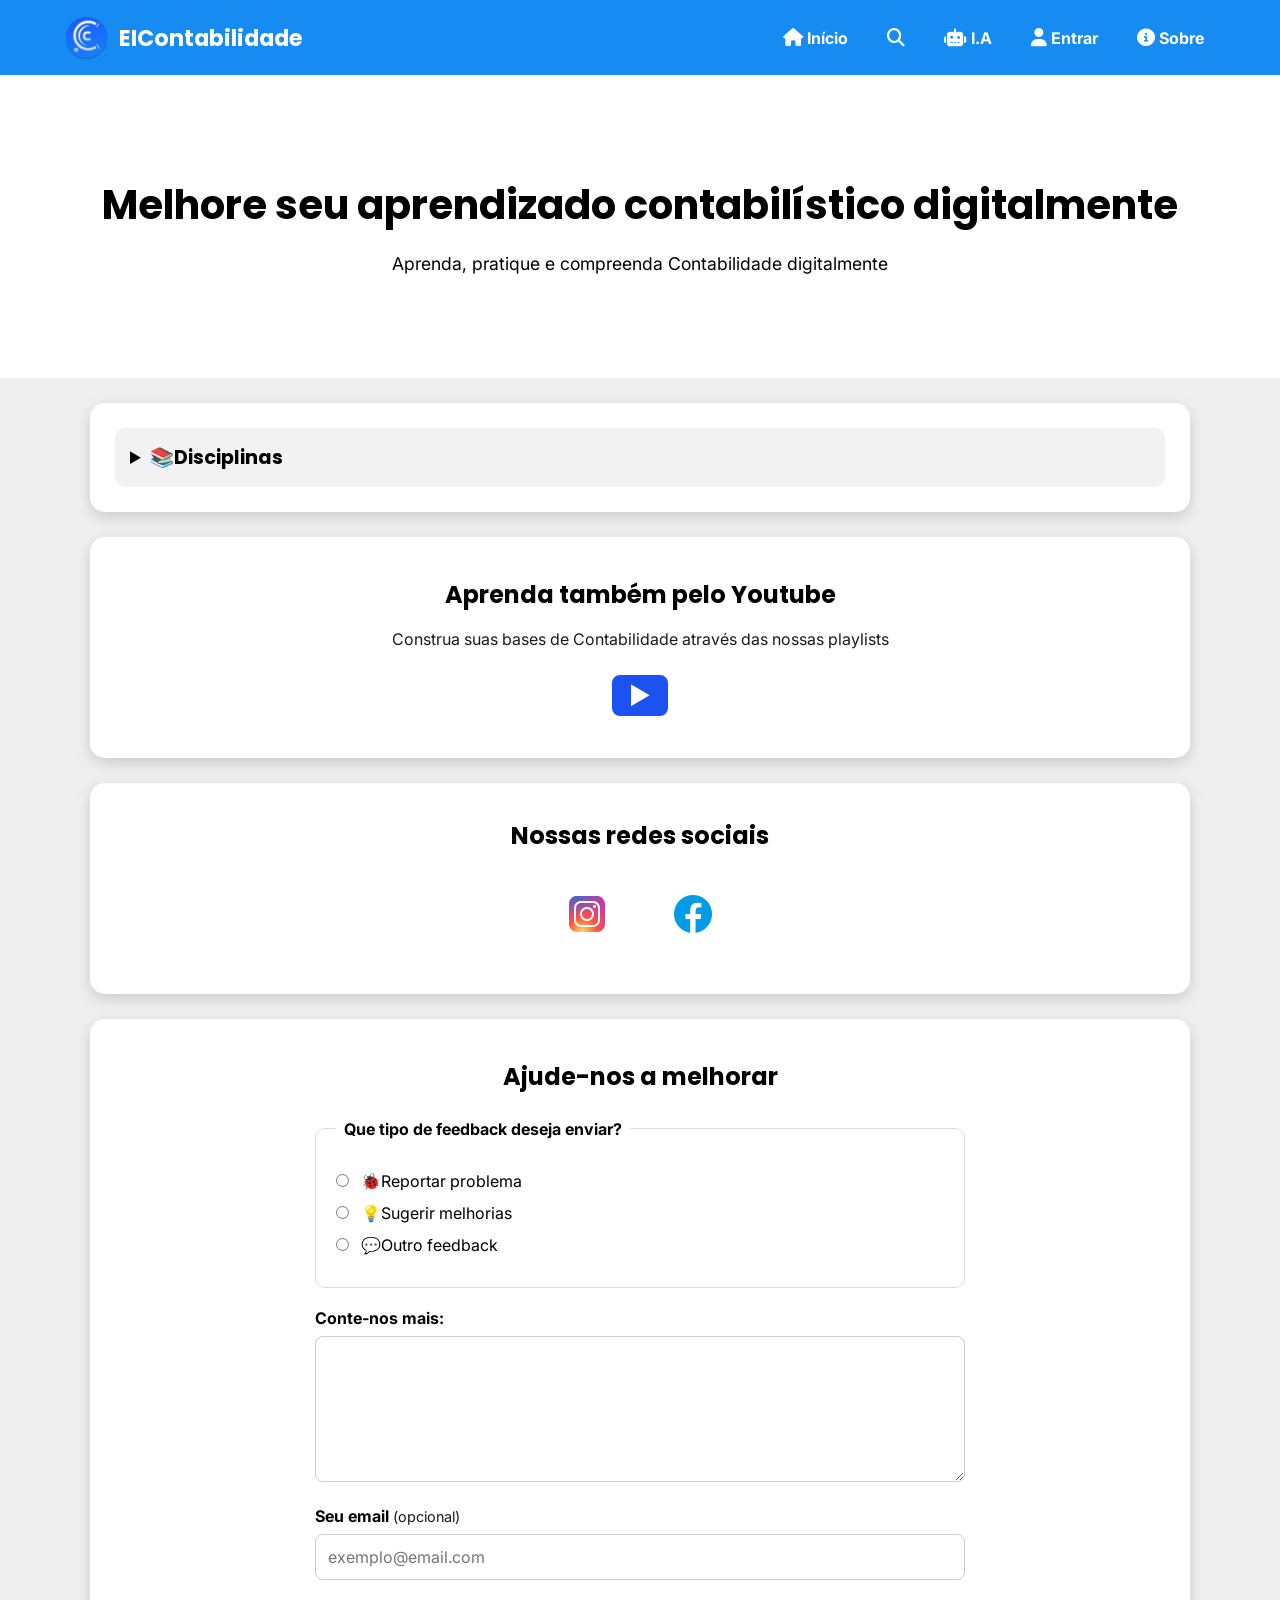
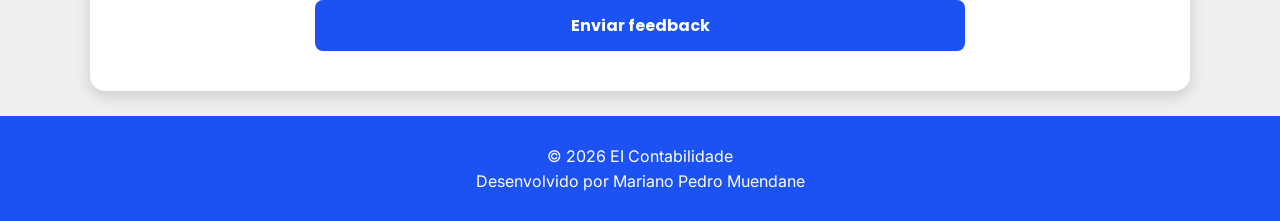
<file: index.html>
<!DOCTYPE html>
<html lang="pt-br">
<head>
    <meta charset="UTF-8">
    <meta name="viewport" content="width=device-width, initial-scale=1.0">
    <title> EIContabilidade </title>

    <link rel="shortcut icon" href="imagens/eicontabilidade ico.ico" type="image/x-icon">

    <link rel="stylesheet" href="Estilos/style_eiContabilidade.css">

    <link rel="preconnect" href="https://fonts.googleapis.com">
    <link rel="preconnect" href="https://fonts.gstatic.com" crossorigin>

    <link href="https://fonts.googleapis.com/css2?family=Inter:wght@400;500;600;700&family=Poppins:wght@500;600;700&display=swap" rel="stylesheet">

    <link rel="stylesheet" href="https://cdnjs.cloudflare.com/ajax/libs/font-awesome/6.7.2/css/all.min.css">

    <!--🤖-->

</head>

<body>

    <header>

        <div class="logo">
            <img src="imagens/logo.png" alt="logo de eiContabilidade">
            <span>EIContabilidade</span>
        </div>
        
        <nav>

            <a href="index.html">
                <i class="fa-solid fa-house"></i>
                Início
            </a>

            <a href="#" class="menu-pc">
                <i class="fa-solid fa-magnifying-glass"></i>
            </a>

            <a href="#" class="menu-pc">
                <i class="fa-solid fa-robot"></i>
                I.A
            </a>

            <a href="#" class="menu-pc">
                <i class="fa-solid fa-user"></i>
                Entrar
            </a>

            <a href="../eiContabilidade/sobre_EI.html">
                <i class="fa-solid fa-circle-info"></i>
                Sobre
            </a>

            <button class="menu-mobile">
                <i class="fa-solid fa-bars"></i>
            </button>

        </nav>

    </header>

<main>

    <!-- Apresentacao -->
    <section class="hero">

        <h1>
            Melhore seu aprendizado contabilístico digitalmente
        </h1>

        <p>
            Aprenda, pratique e compreenda Contabilidade digitalmente
        </p>

    </section>

    <!-- Disciplina -->
    <section class="disciplinas">
        
        <details>
            <summary>
               📚Disciplinas
            </summary>

            <div class="lista-disciplinas">
                <a href="#">
                    Contabilidade Básica
                </a>

                <a href="#">
                    Contabilidade Financeira 1
                </a>

                <a href="#">
                    Contabilidade Financeira 2
                </a>

                <a href="#">
                    Contabilidade Financeira 3
                </a>

                <a href="#">
                    Contabilidade Financeira 4
                </a>

            </div>
        </details>
    </section>

    <!-- I.A -->
    <!-- <section class="ia">

        <h2>
            Conheça a nossa Inteligência Artificial
        </h2>

        <p>
            Tire suas dúvidas sobre Contabilidade 
            voltada para Moçambique
        </p>

        <a href="#" class="botao">
                →
            </a>

    </section>                                  -->

    <section class="youtube">

        <h2>
            Aprenda também pelo Youtube
        </h2>

        <p>
            Construa suas bases de Contabilidade
            através das nossas playlists
        </p>

        <a href="https://youtube.com/@marianomuendane3556?si=EqyE3jrWz97xzOHK" target="_blank">
            ▶
        </a>
    </section>

    <section class="redes">
        
        <h2>
            Nossas redes sociais
        </h2>

        <a href="https://www.instagram.com/eicontabilidade.co.mz?stkn=MTloOXQ5eGx3YmEzNg==" target="_blank">

            <img src="imagens/instagram.png" alt="instagram redes sociais">
        </a>

        <a href="https://www.facebook.com/people/EiContabilidade/100088155884831/?rdid=tNPbXjVTivehiS7b&share_url=https%3A%2F%2Fwww.facebook.com%2Fshare%2F19c3fmpHsP%2F" target="_blank">

            <img src="imagens/facebook.png" alt="facebook redes sociais">
        </a>

    </section>

    <section class="feedback">
        <h2> Ajude-nos a melhorar </h2>

        <form action="#" method="post">
                    
            <!-- Tipo de feedback -->
            <fieldset>
                
                <legend>Que tipo de feedback deseja enviar?</legend>

                <label>
                    <input type="radio"
                           name="tipo-feedback"
                           value="problema"
                           required >
                🐞Reportar problema
               </label>

               <label>
                    <input type="radio"
                           name="tipo-feedback"
                           value="💡Sugerir">
                💡Sugerir melhorias
               </label>
                 
               <label>
                    <input type="radio"
                           name="tipo-feedback"
                           value="💬Outro">
                           
                💬Outro feedback
               </label>
                
            </fieldset>
        
            <!-- Descrição -->
            <div class="campo">
                <label for="mensagem">
                    Conte-nos mais:
                </label>

                <textarea 
                    id="mensagemid"
                    name="mensagem"
                    rows="6"
                    placeholder="Escreva aqui o seu feedback"
                    required>
                </textarea>

            </div>

            <!-- Email -->
        <div class="campo">

            <label for="email">
                Seu email <span>(opcional)</span>
            </label>

            <input 
                type="email"
                id="email"
                name="email"
                placeholder="exemplo@email.com"
            >

        </div>
            
        <!-- Enviar -->
            <button type="submit">
                Enviar feedback
            </button>

        </form>
        
       </section>
</main>

    <footer>

        <p> © 2026 EI Contabilidade </p>
        <p> Desenvolvido por Mariano Pedro Muendane </p>

    </footer>

</body>
</file>
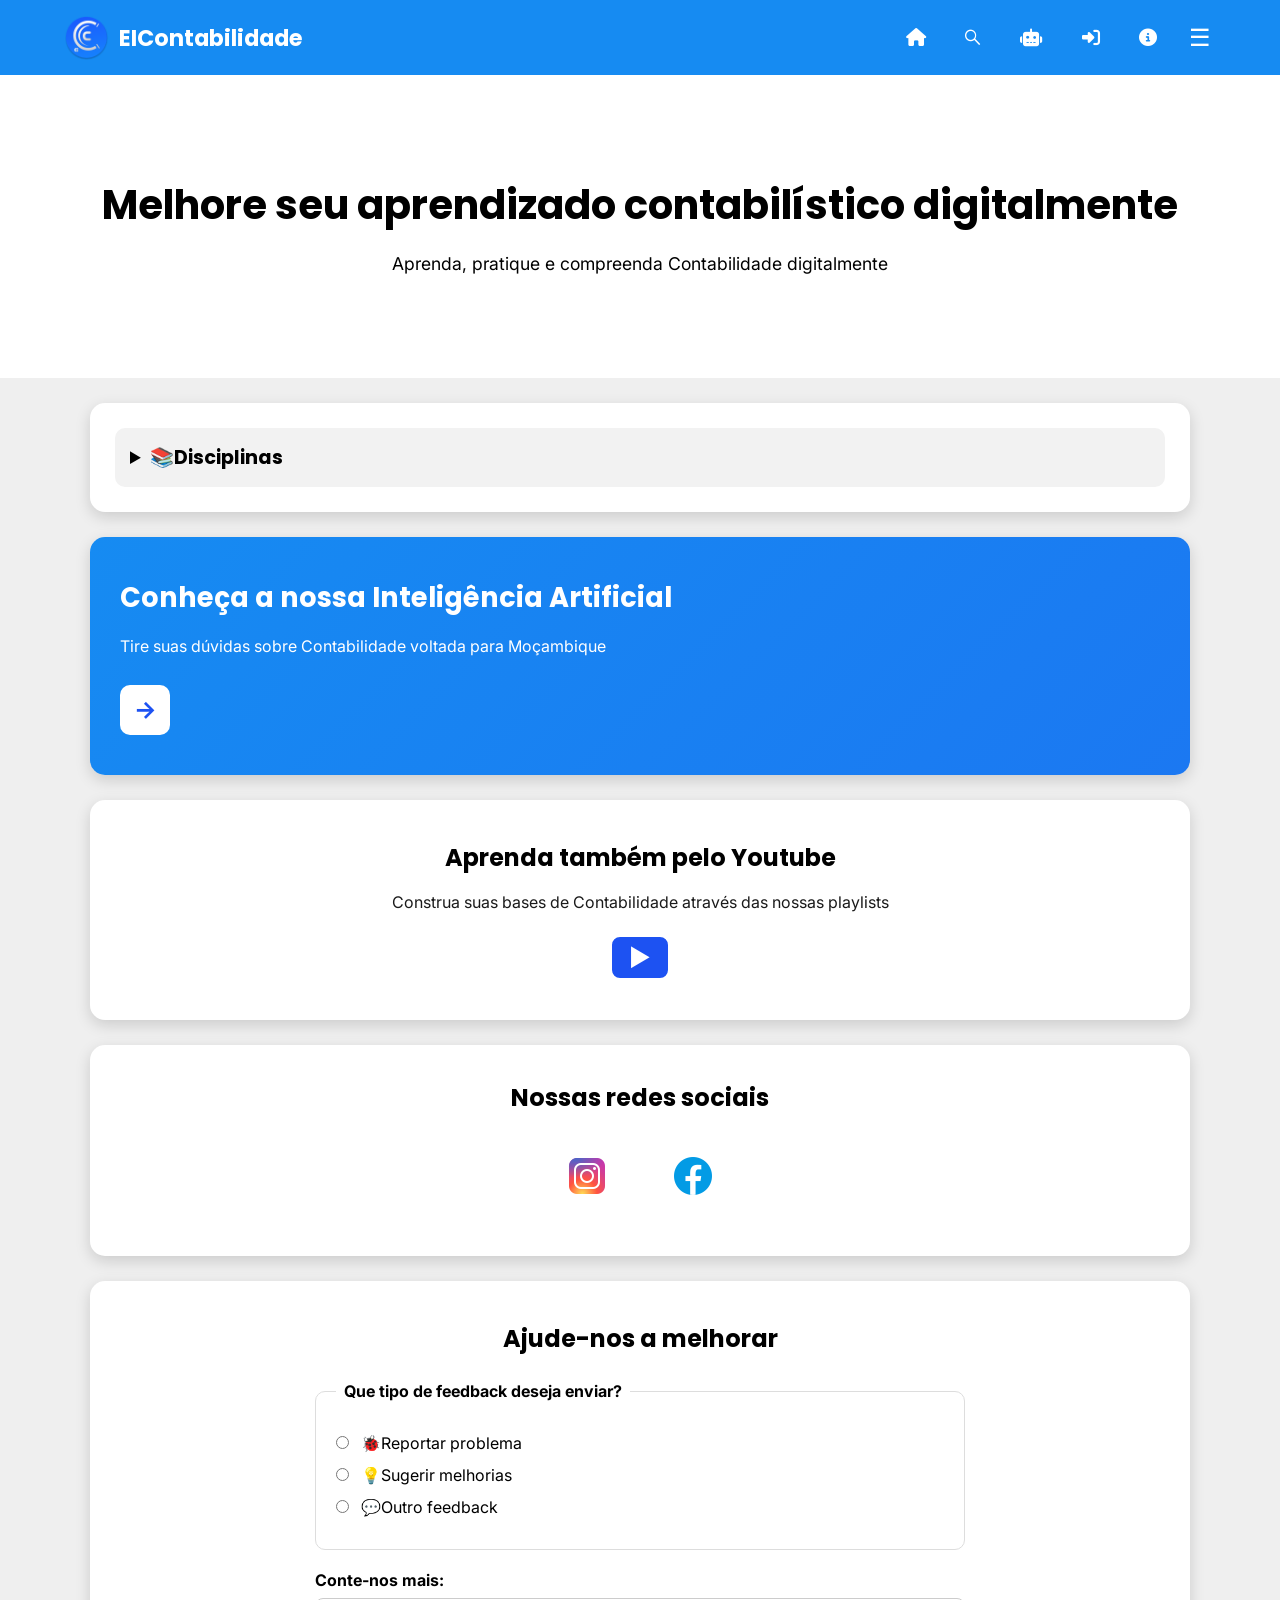
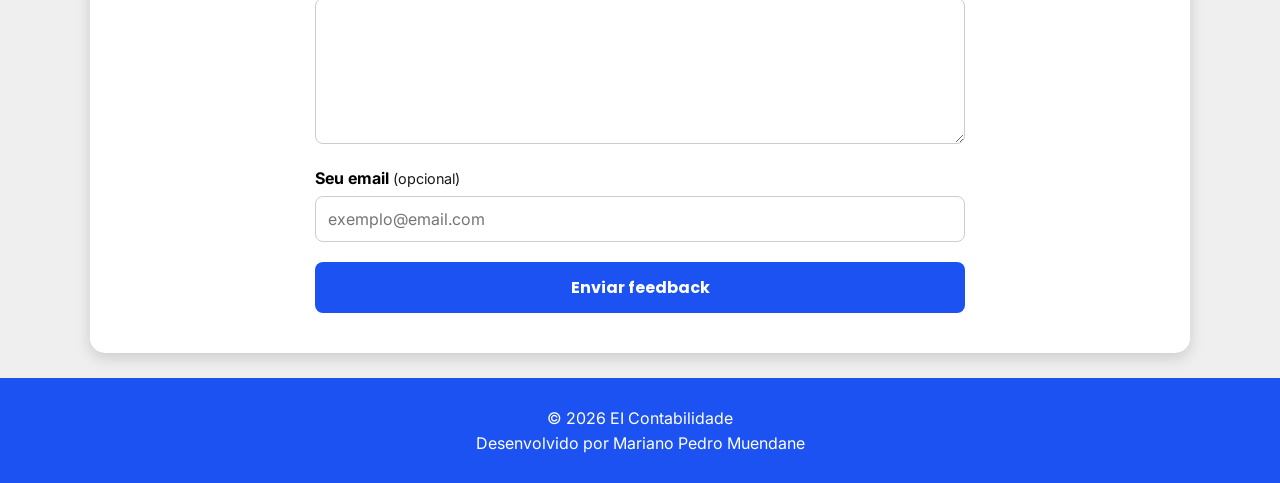
<file: Paginas/eiContabilidade.html>
<!DOCTYPE html>
<html lang="pt-br">
<head>
    <meta charset="UTF-8">
    <meta name="viewport" content="width=device-width, initial-scale=1.0">
    <title> EIContabilidade </title>

    <link rel="shortcut icon" href="../imagens/eicontabilidade ico.ico" type="image/x-icon">

    <link rel="stylesheet" href="../Estilos/style_eiContabilidade.css">

    <link rel="preconnect" href="https://fonts.googleapis.com">
    <link rel="preconnect" href="https://fonts.gstatic.com" crossorigin>

    <link href="https://fonts.googleapis.com/css2?family=Inter:wght@400;500;600;700&family=Poppins:wght@500;600;700&display=swap" rel="stylesheet">

    <link rel="stylesheet" href="https://cdnjs.cloudflare.com/ajax/libs/font-awesome/6.7.2/css/all.min.css">

    <!--🤖-->

</head>

<body>

    <header>

        <div class="logo">
            <img src="../imagens/logo.png" alt="logo de eiContabilidade">
            <span>EIContabilidade</span>
        </div>
        
        <nav>
            <a href="eiContabilidade.html"><i class="fa-solid fa-house"></i></a>
            <a href="#" class="menu-pc"><i class="fa-brands fa-sistrix"></i></a>
            <a href="#"><i class="fa-solid fa-robot"></i></a>
            <a href="#" class="menu-pc"><i class="fa-solid fa-right-to-bracket"></i></a>
            <a href="sobre_EI.html"><i class="fa-solid fa-circle-info"></i></a>

            <button>☰</button>
        </nav>

    </header>

<main>

    <!-- Apresentacao -->
    <section class="hero">

        <h1>
            Melhore seu aprendizado contabilístico digitalmente
        </h1>

        <p>
            Aprenda, pratique e compreenda Contabilidade digitalmente
        </p>

    </section>

    <!-- Disciplina -->
    <section class="disciplinas">
        
        <details>
            <summary>
               📚Disciplinas
            </summary>

            <div class="lista-disciplinas">
                <a href="#">
                    Contabilidade Básica
                </a>

                <a href="#">
                    Contabilidade Financeira 1
                </a>

                <a href="#">
                    Contabilidade Financeira 2
                </a>

                <a href="#">
                    Contabilidade Financeira 3
                </a>

                <a href="#">
                    Contabilidade Financeira 4
                </a>

            </div>
        </details>
    </section>

    <!-- I.A -->

    <section class="ia">

        <h2>
            Conheça a nossa Inteligência Artificial
        </h2>

        <p>
            Tire suas dúvidas sobre Contabilidade 
            voltada para Moçambique
        </p>

        <a href="#" class="botao">
                →
            </a>

    </section>

    <section class="youtube">

        <h2>
            Aprenda também pelo Youtube
        </h2>

        <p>
            Construa suas bases de Contabilidade
            através das nossas playlists
        </p>

        <a href="https://youtube.com/@marianomuendane3556?si=EqyE3jrWz97xzOHK" target="_blank">
            ▶
        </a>
    </section>

    <section class="redes">
        
        <h2>
            Nossas redes sociais
        </h2>

        <a href="https://www.instagram.com/eicontabilidade.co.mz?stkn=MTloOXQ5eGx3YmEzNg==" target="_blank">

            <img src="../imagens/instagram.png" alt="instagram redes sociais">
        </a>

        <a href="https://www.facebook.com/people/EiContabilidade/100088155884831/?rdid=tNPbXjVTivehiS7b&share_url=https%3A%2F%2Fwww.facebook.com%2Fshare%2F19c3fmpHsP%2F" target="_blank">

            <img src="../imagens/facebook.png" alt="facebook redes sociais">
        </a>

    </section>

    <section class="feedback">
        <h2> Ajude-nos a melhorar </h2>

        <form action="#" method="post">
                    
            <!-- Tipo de feedback -->
            <fieldset>
                
                <legend>Que tipo de feedback deseja enviar?</legend>

                <label>
                    <input type="radio"
                           name="tipo-feedback"
                           value="problema"
                           required >
                🐞Reportar problema
               </label>

               <label>
                    <input type="radio"
                           name="tipo-feedback"
                           value="💡Sugerir">
                💡Sugerir melhorias
               </label>
                 
               <label>
                    <input type="radio"
                           name="tipo-feedback"
                           value="💬Outro">
                           
                💬Outro feedback
               </label>
                
            </fieldset>
        
            <!-- Descrição -->
            <div class="campo">
                <label for="mensagem">
                    Conte-nos mais:
                </label>

                <textarea 
                    id="mensagemid"
                    name="mensagem"
                    rows="6"
                    placeholder="Escreva aqui o seu feedback"
                    required>
                </textarea>

            </div>

            <!-- Email -->
        <div class="campo">

            <label for="email">
                Seu email <span>(opcional)</span>
            </label>

            <input 
                type="email"
                id="email"
                name="email"
                placeholder="exemplo@email.com"
            >

        </div>
            
        <!-- Enviar -->
            <button type="submit">
                Enviar feedback
            </button>

        </form>
        
       </section>
</main>

    <footer>

        <p> © 2026 EI Contabilidade </p>
        <p> Desenvolvido por Mariano Pedro Muendane </p>

    </footer>

</body>
</file>
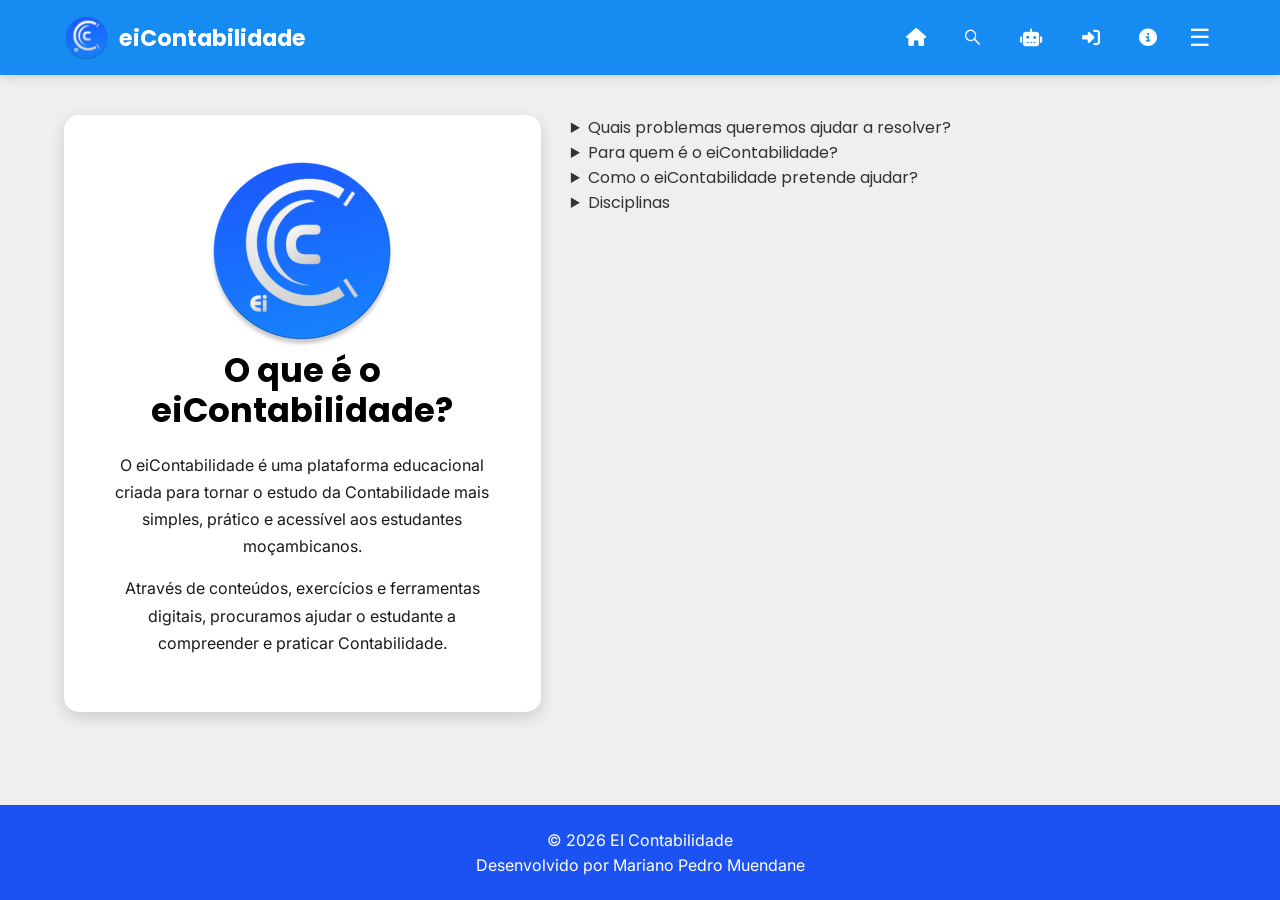
<file: Paginas/sobre_EI.html>
<!DOCTYPE html>
<html lang="pt-br">

<head>

    <meta charset="UTF-8">

    <meta name="viewport" content="width=device-width, initial-scale=1.0">

    <title>Sobre | eiContabilidade</title>

    <link rel="stylesheet" href="../Estilos/style_sobreEI.css">

    <link rel="preconnect" href="https://fonts.googleapis.com">
    <link rel="preconnect" href="https://fonts.gstatic.com" crossorigin>

    <link href="https://fonts.googleapis.com/css2?family=Inter:wght@400;500;600;700&family=Poppins:wght@500;600;700&display=swap" rel="stylesheet">

    <link rel="stylesheet" href="https://cdnjs.cloudflare.com/ajax/libs/font-awesome/6.7.2/css/all.min.css">

</head>

<body>

    <header>

        <div class="logo">

            <img 
                src="../imagens/logo.png" 
                alt="EI Contabilidade"
            >

            <span>eiContabilidade</span>

        </div>


        <nav>

            <nav>
            <a href="eiContabilidade.html"><i class="fa-solid fa-house"></i></a>
            <a href="#" class="menu-pc"><i class="fa-brands fa-sistrix"></i></a>
            <a href="#"><i class="fa-solid fa-robot"></i></a>
            <a href="#" class="menu-pc"><i class="fa-solid fa-right-to-bracket"></i></a>
            <a href="sobre_EI.html"><i class="fa-solid fa-circle-info"></i></a>

            <button>☰</button>
        </nav>
        </nav>

        </nav>

    </header>


    <main class="sobre-container">

        <!-- FICHA PRINCIPAL -->

        <section class="sobre-introducao">

            <div class="sobre-ficha">

                <div class="sobre-logo">
                    <img src="../imagens/logo.png" alt="eiContabilidade logo">
                </div>

                <h1>
                    O que é o eiContabilidade?
                </h1>

                <p>
                    O eiContabilidade é uma plataforma educacional
                    criada para tornar o estudo da Contabilidade
                    mais simples, prático e acessível aos estudantes
                    moçambicanos.
                </p>

                <p>
                    Através de conteúdos, exercícios e ferramentas
                    digitais, procuramos ajudar o estudante a
                    compreender e praticar Contabilidade.
                </p>

            </div>

        </section>

        <!-- INFORMAÇÕES ADICIONAIS -->

        <section class="detalhes">

            <!-- PROBLEMAS -->

            <details>

                <summary>
                    Quais problemas queremos ajudar a resolver?
                </summary>

                <div class="conteudo-detalhes">

                    <p>
                        Estudar Contabilidade pode apresentar
                        diferentes dificuldades, principalmente
                        quando o estudante precisa transformar
                        conceitos teóricos em prática.
                    </p>

                    <ul>

                        <li>
                            Dificuldade em compreender determinados
                            conteúdos.
                        </li>

                        <li>
                            Dificuldade em aplicar a teoria nos
                            exercícios.
                        </li>

                        <li>
                            Falta de materiais organizados.
                        </li>

                        <li>
                            Dúvidas que permanecem depois das aulas.
                        </li>

                        <li>
                            Dificuldade de acesso a explicações.
                        </li>

                        <li>
                            Necessidade de mais prática.
                        </li>

                    </ul>

                </div>

            </details>

            <!-- PARA QUEM É -->

            <details>

                <summary>
                    Para quem é o eiContabilidade?
                </summary>

                <div class="conteudo-detalhes">

                    <p>
                        O eiContabilidade é pensado principalmente
                        para estudantes de Contabilidade que procuram
                        uma forma mais prática e organizada de estudar.
                    </p>

                    <ul>

                        <li>
                            Estudantes que estão começando
                            Contabilidade.
                        </li>

                        <li>
                            Estudantes que possuem dificuldades
                            em determinadas matérias.
                        </li>

                        <li>
                            Estudantes que querem praticar através
                            de exercícios.
                        </li>

                        <li>
                            Estudantes que preferem utilizar
                            ferramentas digitais para estudar.
                        </li>

                        <li>
                            Estudantes de instituições
                            moçambicanas.
                        </li>

                    </ul>

                </div>

            </details>

            <!-- COMO FUNCIONA -->

            <details>

                <summary>
                    Como o eiContabilidade pretende ajudar?
                </summary>

                <div class="conteudo-detalhes">

                    <p>
                        O eiContabilidade procura reunir diferentes
                        recursos de aprendizagem em um único espaço.
                    </p>

                    <ul>

                        <li>
                            Conteúdos explicativos.
                        </li>

                        <li>
                            Exercícios práticos.
                        </li>

                        <li>
                            Resoluções passo a passo.
                        </li>

                        <li>
                            Ferramentas digitais.
                        </li>

                        <li>
                            Inteligência Artificial voltada para
                            Contabilidade.
                        </li>

                    </ul>

                </div>

            </details>

            <!-- DISCIPLINAS -->

            <details>

                <summary>
                    Disciplinas
                </summary>

                <div class="conteudo-detalhes">

                    <p>
                        Consulte os principais conteúdos e planos
                        analíticos das disciplinas disponibilizadas
                        pelo eiContabilidade.
                    </p>

                    <ul>

                        <li>Contabilidade Básica</li>

                        <li>Contabilidade Financeira 1</li>

                        <li>Contabilidade Financeira 2</li>

                        <li>Contabilidade Financeira 3</li>

                        <li>Contabilidade Financeira 4</li>

                    </ul>

                </div>

            </details>


        </section>

    </main>

    <footer>

        <p>© 2026 EI Contabilidade</p>

        <p>
            Desenvolvido por Mariano Pedro Muendane
        </p>

    </footer>

</body>

</html>
</file>
<file: Estilos/style_eiContabilidade.css>
@charset "UTF-8";

/*
 Cores e Configurações gerais
*/

:root {
    --azul-escuro:#1D52F2;
    --azul:#1B63F2;
    --azul-medio:#1B78F2;
    --azul-claro:#168BF2;
    --cinza-claro:#F2F2F2;

    --preto:#000000;
    --preto-suave: #1a1a1a;
    --branco:#FFFFFF;
    --texto:#333333;
    --texto-claro:#666666;
    --cinzeto-claro: #EEE;
    --cinzeto-medio: #E5E5E5;

    --sombra:rgba(0, 0, 0, 0.15);
}

/* RESET */

*{
    margin: 0;
    padding: 0;
    box-sizing: border-box;
}

/* BODY */

body{
    
    font-family: 'Inter', sans-serif;

    color: var(--preto);
    background-color: #EEEE;

    min-height: 100vh;
   
}

    h1, h2, h3,
        .logo,
        button,
        summary {
            font-family: 'Poppins', sans-serif;
    }

/* HEADER */

header{

    width: 100%;
    background-color: var(--azul-claro);
    padding: 15px 5%;
    display: flex;
    align-items: center;
    justify-content: space-between;
    box-shadow:0 2px 10px var(--sombra);

    color: var(--branco);
}

/* LOGOTIPO */

.logo {
    
    display: flex;
    align-items: center;
    gap: 10px;
    color: var(--branco);
    text-decoration: none;
    font-size: 1.4rem;
    font-weight: bold;
}

.logo img {
    
    width: 45px;
    height: 45px;
    object-fit: contain;
}

/*  6. NAVEGAÇÃO */

nav {

    display: flex;
    align-items: center;
    gap: 15px;
}

nav a {

    color: var(--branco);
    text-decoration: none;
    font-weight: bold;
    padding: 8px 12px;
    border-radius: 8px;
    transition: 0.3s;
}

nav a:hover {

    background-color: rgba(255, 255, 255, 0.15);

}

nav i {
    font-size: 18px;
}

/* BOTÃO DO MENU */

nav button {

    border: none;
    background-color: transparent;
    color: var(--branco);
    font-size: 1.5rem;
    cursor: pointer;
    padding: 5px;

}

/* MAIN */

main {

    width: 95%;
    max-width: 1100px;
    margin: 0 auto;

}

/* HERO */

.hero {

    background-color: var(--branco);
    width: 100vw;
    margin-left: calc(-50vw + 50%);
    padding: 100px 20px;
    text-align: center;
    margin-bottom: 25px;

}

.hero h1 {

    color: var(--preto);
    font-size: 2.5rem;
    margin-bottom: 15px;

}

.hero p {

    color: var(--preto);
    font-size: 1.1rem;
    line-height: 1.6;

}

/* SEÇÃO DE DISCIPLINAS */

.disciplinas {

    background-color: var(--branco);
    border-radius: 15px;
    padding: 25px;
    box-shadow: 0 5px 15px var(--sombra);
    margin-bottom: 25px;

}

/* SUMMARY */

summary {

    cursor: pointer;
    color: var(--preto);
    font-size: 1.2rem;
    font-weight: bold;
    padding: 15px;
    border-radius: 10px;
    background-color: var(--cinza-claro);

}

summary:hover {

    background-color: #e6e6e6;
}

/* Remove a seta padrão do navegador */

summary::-webkit-details-marker {

    display: none;
}

/* LISTA DE DISCIPLINAS */

.lista-disciplinas {

    display: flex;
    flex-direction: column;
    gap: 10px;
    margin-top: 15px;

}

.lista-disciplinas a {

    text-decoration: none;
    color: var(--texto);
    background-color: var(--cinza-claro);
    padding: 15px;
    border-radius: 8px;
    border-left: 5px solid var(--azul-claro);
    transition: 0.3s;

}

.lista-disciplinas a:hover {

    background-color: var(--azul-claro);
    color: var(--branco);
    transform: translateX(5px);

}

/* CAIXA DA INTELIGÊNCIA ARTIFICIAL */

.ia {

    background: linear-gradient(
        135deg,
        var(--azul-claro),
        var(--azul-medio)
    );
    color: var(--branco);
    padding: 40px 30px;
    border-radius: 15px;
    margin-bottom: 25px;
    box-shadow: 0 5px 15px var(--sombra);
}

.ia h2 {

    margin-bottom: 15px;
    font-size: 1.7rem;
}

.ia p {

    line-height: 1.6;
    max-width: 700px;
    margin-bottom: 25px;
}

/* BOTÃO DA IA */

.botao {

    display: inline-flex;
    align-items: center;
    justify-content: center;
    width: 50px;
    height: 50px;
    background-color: var(--branco);
    color: var(--azul-escuro);
    text-decoration: none;
    border-radius: 10px;
    font-size: 1.5rem;
    font-weight: bold;
    transition: 0.3s;
}

.botao:hover {

    background-color: var(--cinza-claro);
    transform: translateX(5px);
}

/* YOUTUBE */

.youtube {

    background-color: var(--branco);
    text-align: center;
    padding: 40px 30px;
    border-radius: 15px;
    box-shadow: 0 5px 15px var(--sombra);
    margin-bottom: 25px;
}

.youtube h2 {

    color: var(--preto);
    margin-bottom: 15px;
}

.youtube p {

    color: var(--preto-suave);
    margin-bottom: 20px;
    line-height: 1.6;
}

.youtube a {

    display: inline-flex;
    align-items: center;
    justify-content: center;
    width: 60px;
    height: 45px;
    border: 2px solid var(--branco);
    background-color: var(--azul-escuro);
    color: var(--branco);
    border-radius: 10px;
    text-decoration: none;
    font-size: 1.5rem;
    transition: 0.3s;
}

.youtube a:hover {

    background-color: var(--azul-claro);
    transform: scale(1.05);
}

/* REDES SOCIAIS */

.redes {

    background-color: var(--branco);
    text-align: center;
    padding: 35px 20px;
    border-radius: 15px;
    box-shadow: 0 5px 15px var(--sombra);
    margin-bottom: 25px;
}

.redes h2 {

    color: var(--preto);
    margin-bottom: 20px;
}

.redes a {

    display: inline-block;
    text-decoration: none;
    color: var(--texto);
    border: 2px solid var(--branco);
    padding: 10px 20px;
    margin: 5px;
    border-radius: 8px;
    font-weight: bold;
    transition: 0.3s;
}

.redes a:hover {

    background-color: var(--azul-claro);
    transform: translateY(-3px);
}

/* FEEDBACK */

.feedback {

    background-color: var(--branco);
    text-align: center;
    padding: 40px 25px;
    border-radius: 15px;
    box-shadow: 0 5px 15px var(--sombra);
    margin-bottom: 25px;
}

.feedback h2 {

    color: var(--preto);
    margin-bottom: 15px;
}

.feedback p {

    color: var(--preto-suave);
    margin-bottom: 25px;
}

/* =====================================================
   FORMULÁRIOS DO FEEDBACK
===================================================== */

.feedback form {
    max-width: 650px;
    margin: 25px auto 0;
    text-align: left;
}

/* FEEDBACK fieldset */
.feedback fieldset {
    border: 1px solid #ddd;
    border-radius: 10px;
    padding: 20px;
    margin-bottom: 20px;
}

.feedback legend {
    color: var(--preto);
    font-weight: bold;
    padding: 0 8px;
}

.feedback fieldset label {
    display: block;
    margin: 12px 0;
    cursor: pointer;
}

.feedback fieldset input {
    margin-right: 8px;
}

/* Campo */
.campo {
    margin-bottom: 20px;
}

.campo label {
    display: block;
    margin-bottom: 8px;
    font-weight: bold;
    color: var(--preto);
}

.campo label span {
     font-weight: normal;
    color: var(--preto-suave);
    font-size: 0.9rem;
}

/* INPUT E TEXTAREA */
.campo input,
.campo textarea {
    width: 100%;
    padding: 12px;
    border: 1px solid #ccc;
    border-radius: 8px;
    font-family: inherit;
    font-size: 1rem;
    outline: none;
}

.campo textarea {
    resize: vertical;
    min-height: 130px;
}

/* QUANDO O USUÁRIO CLICA NO CAMPO */

.campo input:focus,
.campo textarea:focus {
    border-color: var(--azul-escuro);
    box-shadow: 0 0 0 2px rgba(29, 82, 242, 0.1);
}



/* BOTÕES DE FEEDBACK */

.feedback form button {
    width: 100%;
    border: none;
    background-color: var(--azul-escuro);
    color: var(--branco);
    padding: 13px;
    border-radius: 8px;
    font-size: 1rem;
    font-weight: bold;
    cursor: pointer;
    transition: 0.3s;
}

.feedback form button:hover {
    background-color: var(--azul-claro);
}

/* FOOTER */

footer {

    background-color: var(--azul-escuro);
    color: var(--branco);
    text-align: center;
    padding: 25px;
}

footer p {

    text-align: center;
    margin: 5px 0;
}

img {
    max-width: 100%;
    height: auto;
}

/* =====================================================
   MEDIA QUERY"S
===================================================== */

@media (max-width: 700px) {

      /* HEADER */

    header {
        padding: 10px 15px;
    }

    /* LOGO */

    .logo {
        gap: 6px;
        font-size: 1rem;
    }

    .logo img {
        width: 35px;
        height: 35px;
    }

    nav {
        display: flex;
        align-items: center;
        gap: 2px;
    }

    nav i {
    font-size: 13px;
    }

    /* Menu temporário para celular */

    nav .menu-pc {
        display: none;
    }

    nav .menu-mobile {
        display: block;
    }

    nav button {

    border: none;
    background-color: transparent;
    color: var(--branco);
    font-size: 1.5rem;
    cursor: pointer;
    padding: 5px;
    }

    /* MAIN */

    main {
        width: 94%;
        margin: 0 auto;
    }

    /* HERO */

    .hero {
        padding: 35px 18px;
    }

    .hero h1 {
        font-size: 1.8rem;
    }

    .hero p {
        font-size: 1rem;
    }

    /* CAIXAS */
    .ia,
    .youtube,
    .redes,
    .feedback,
    .disciplinas {
        padding: 25px 18px;
    }

    /* TÍTULOS */

    .ia h2,
    .youtube h2,
    .redes h2,
    .feedback h2 {
        font-size: 1.4rem;
    }

    /* DEPOIMENTOS */

    .depoimento {
        width: 100%;
        max-width: 100%;
    }

    /* FEEDBACK */

    .feedback a,
    .redes a {
        display: block;
        width: 100%;
        max-width: 280px;
        margin: 10px auto;
    }

    .feedback form {
    width: 100%;
}

    .feedback fieldset {
        padding: 15px;
    }

    .campo input,
    .campo textarea {
        font-size: 16px;
    }

    /* Menu temporário para celular */

    nav .menu-pc {
        display: none;
    }

    nav .menu-mobile {
        display: block;
    }

    /* FOOTER */

    footer {
        padding: 20px 15px;
    }

}

 .menu-mobile {
    display: none;

    border: none;

    background: none;

    cursor: pointer;

    font-size: 20px;

    color: inherit; 
}
</file>
<file: Estilos/style_sobreEI.css>
@charset "UTF-8";

:root {
    --azul-escuro:#1D52F2;
    --azul:#1B63F2;
    --azul-medio:#1B78F2;
    --azul-claro:#168BF2;
    --cinza-claro:#F2F2F2;

    --preto:#000000;
    --preto-suave: #1a1a1a;
    --branco:#FFFFFF;
    --texto:#333333;
    --texto-claro:#666666;
    --cinzeto-claro: #EEE;
    --cinzeto-medio: #E5E5E5;

    --sombra:rgba(0, 0, 0, 0.15);
}

*{
    margin: 0;
    padding: 0;
    box-sizing: border-box;
}

body {
    font-family: 'Inter', sans-serif;
    background-color: #EEEE;
    color: var(--texto);
    min-height: 100vh;

    display: flex;
    flex-direction: column;

}

 h1, h2, h3,
        .logo,
        button,
        summary {
            font-family: 'Poppins', sans-serif;
    }

header{

    width: 100%;
    background-color: var(--azul-claro);
    padding: 15px 5%;
    display: flex;
    align-items: center;
    justify-content: space-between;
    box-shadow:0 2px 10px var(--sombra);

    color: var(--branco);
}

.logo {
    
    display: flex;
    align-items: center;
    gap: 10px;
    color: var(--branco);
    text-decoration: none;
    font-size: 1.4rem;
    font-weight: bold;
}

.logo img {
    
    width: 45px;
    height: 45px;
    object-fit: contain;
}

nav {

    display: flex;
    align-items: center;
    gap: 15px;
}

nav i {
    font-size: 18px;
}

nav a {

    color: var(--branco);
    text-decoration: none;
    font-weight: bold;
    padding: 8px 12px;
    border-radius: 8px;
    transition: 0.3s;
}

nav a:hover {

    background-color: rgba(255, 255, 255, 0.15); 
}

nav button {

    border: none;
    background-color: transparent;
    color: var(--branco);
    font-size: 1.5rem;
    cursor: pointer;
    padding: 5px;
}

main {
    flex: 1;
}

/* ==================================================
   PÁGINA SOBRE
================================================== */

.sobre-container {
    width: 90%;
    max-width: 1200px;
    margin: 40px auto;

    display: grid;
    grid-template-columns: 0.85fr 1.15fr;
    gap: 30px;

    align-items: start;
}


/* ==================================================
   FICHA ESQUERDA
================================================== */

.sobre-introducao {
    position: sticky;
    top: 30px;
    align-self: start;
}


.sobre-ficha {
    background-color: var(--branco);
    padding: 40px 35px;
    border-radius: 15px;
    box-shadow: 0 5px 15px var(--sombra);
    text-align: center;
}


.sobre-imagem {
    width: 130px;
    height: 130px;

    margin: 0 auto 25px;

    display: flex;
    align-items: center;
    justify-content: center;
}


.sobre-imagem img {
    width: 100%;
    height: 100%;

    object-fit: contain;
}


.sobre-ficha h1 {
    font-family: 'Poppins', sans-serif;

    color: var(--preto);

    font-size: 2.1rem;

    line-height: 1.2;

    margin-bottom: 20px;
}


.sobre-ficha p {
    color: var(--preto-suave);
    line-height: 1.7;
    margin-bottom: 15px;
}


/* Destaque da ficha */

.ficha-destaque {
    margin-top: 25px;
    padding: 15px;
    border-radius: 10px;
    background-color: var(--cinza-claro);
    display: flex;
    gap: 12px;
    align-items: flex-start;
    text-align: left;
}


.ficha-destaque span {
    color: var(--azul);
    font-size: 20px;
}


.ficha-destaque p {
    margin: 0;
    font-size: 0.9rem;
}


/* ==================================================
   ÁREA DOS DETAILS
================================================== */

.sobre-informacoes {
    display: flex;
    flex-direction: column;
    gap: 15px;
}


.sobre-informacoes details {
    background-color: var(--branco);
    border-radius: 12px;
    box-shadow: 0 4px 12px var(--sombra);
    overflow: hidden;
}


/* ==================================================
   SUMMARY
================================================== */

.sobre-informacoes summary {
    padding: 20px;
    cursor: pointer;
    list-style: none;
    color: var(--preto);
    font-family: 'Poppins', sans-serif;
    font-weight: 600;
    font-size: 1.05rem;
    display: flex;
    align-items: center;
    justify-content: space-between;
    gap: 15px;
}


/* Remove marcador padrão */

.sobre-informacoes summary::-webkit-details-marker {
    display: none;
}


/* Ícone antes do texto */

.sobre-informacoes summary span {
    display: flex;
    align-items: center;
    gap: 12px;
}


.sobre-informacoes summary i {
    color: var(--azul);

    width: 20px;

    text-align: center;
}


/* Seta */

.sobre-informacoes summary::after {
    content: '\f078';
    font-family: 'Font Awesome 6 Free';
    font-weight: 900;
    font-size: 12px;
    transition: transform 0.2s ease;
}


.sobre-informacoes details[open] summary::after {
    transform: rotate(180deg);
}


.sobre-informacoes summary:hover {
    background-color: var(--cinza-claro);
}


/* ==================================================
   CONTEÚDO DOS DETAILS
================================================== */

.conteudo-details {
    padding: 5px 25px 25px;

    color: var(--preto-suave);

    line-height: 1.7;
}


.conteudo-details p {
    margin-bottom: 15px;
}


.conteudo-details ul {
    padding-left: 25px;

    margin-bottom: 20px;
}


.conteudo-details li {
    margin-bottom: 8px;
}


/* ==================================================
   ARTIGOS DENTRO DOS DETAILS
================================================== */

.conteudo-details article {
    padding: 18px 0;

    border-bottom: 1px solid #e5e5e5;
}


.conteudo-details article:last-child {
    border-bottom: none;
}


.conteudo-details article h3 {
    font-family: 'Poppins', sans-serif;

    color: var(--preto);

    font-size: 1rem;

    margin-bottom: 8px;

    line-height: 1.4;
}

.conteudo-details article h3 i {
    color: var(--azul);

    margin-right: 8px;
}

/* ==================================================
   NOTA DA PESQUISA
================================================== */

.nota-pesquisa {
    padding: 12px 15px;

    border-left: 4px solid var(--azul);

    background-color: var(--cinza-claro);

    font-size: 0.9rem;
}

.nota-pesquisa i {
    color: var(--azul);

    margin-right: 5px;
}


/* ==================================================
   CONCLUSÃO
================================================== */

.conclusao {
    margin-top: 20px;

    font-size: 0.95rem;
}

/* ==================================================
   RECURSOS
================================================== */

.recurso h3 {
    font-size: 1.1rem !important;
}


.recurso h3 i {
    font-size: 18px;
}


/* ==================================================
   DISCIPLINAS
================================================== */

.disciplinas-sobre {
    display: flex;

    flex-direction: column;

    gap: 10px;

    margin: 20px 0;
}


.disciplinas-sobre a {
    display: flex;
    align-items: center;
    justify-content: space-between;
    gap: 15px;
    padding: 15px;
    border-radius: 8px;
    background-color: var(--cinza-claro);
    color: var(--texto);
    text-decoration: none;
    transition: 0.2s;
}


.disciplinas-sobre a:hover {
    background-color: #e5e5e5;

    color: var(--azul-escuro);
}


.disciplinas-sobre a div {
    display: flex;

    align-items: center;

    gap: 10px;
}


.disciplinas-sobre a i {
    color: var(--azul);
}


.disciplinas-sobre a > span {
    color: var(--azul);

    font-size: 0.85rem;

    white-space: nowrap;
}

footer {

    background-color: var(--azul-escuro);
    color: var(--branco);
    text-align: center;
    padding: 25px;
}

footer p {

    text-align: center;
    margin: 5px 0;
}

/* ==================================================
   MOBILE
================================================== */

@media (max-width: 700px) {

     /* HEADER */

    header {
        padding: 10px 15px;
    }

    /* LOGO */

    .logo {
        gap: 6px;
        font-size: 1rem;
    }

    .logo img {
        width: 35px;
        height: 35px;
    }

    nav {
        display: flex;
        align-items: center;
        gap: 2px;
    }

    nav i {
    font-size: 13px;
    }

    /* Menu temporário para celular */

    nav .menu-pc {
        display: none;
    }

    nav .menu-mobile {
        display: block;
    }

    nav button {

    border: none;
    background-color: transparent;
    color: var(--branco);
    font-size: 1.5rem;
    cursor: pointer;
    padding: 2px;
    }

     /* MAIN */

    main {
        width: 94%;
        margin: 0 auto;
    }

    .sobre-container {
        width: 94%;

        margin: 20px auto;

        display: flex;

        flex-direction: column;

        gap: 20px;
    }


    .sobre-introducao {
        position: static;

        width: 100%;
    }


    .sobre-ficha {
        padding: 30px 20px;
    }


    .sobre-imagem {
        width: 100px;
        height: 100px;

        margin-bottom: 20px;
    }


    .sobre-ficha h1 {
        font-size: 1.7rem;
    }


    .sobre-ficha p {
        font-size: 0.95rem;
    }


    .sobre-informacoes {
        width: 100%;
    }


    .sobre-informacoes summary {
        padding: 17px;

        font-size: 0.95rem;
    }


    .conteudo-details {
        padding: 5px 18px 20px;

        font-size: 0.93rem;
    }


    .conteudo-details article h3 {
        font-size: 0.95rem;
    }


    .disciplinas-sobre a {
        flex-direction: column;

        align-items: flex-start;

        gap: 8px;
    }

}

 /* FOOTER */

    footer {
        padding: 20px 15px;
    }

/* ==================================================
   DESKTOP - BOTÃO MOBILE
================================================== */

.menu-mobile {
    display: none;

    border: none;

    background: none;

    cursor: pointer;

    font-size: 20px;

    color: inherit; 
}
</file>
